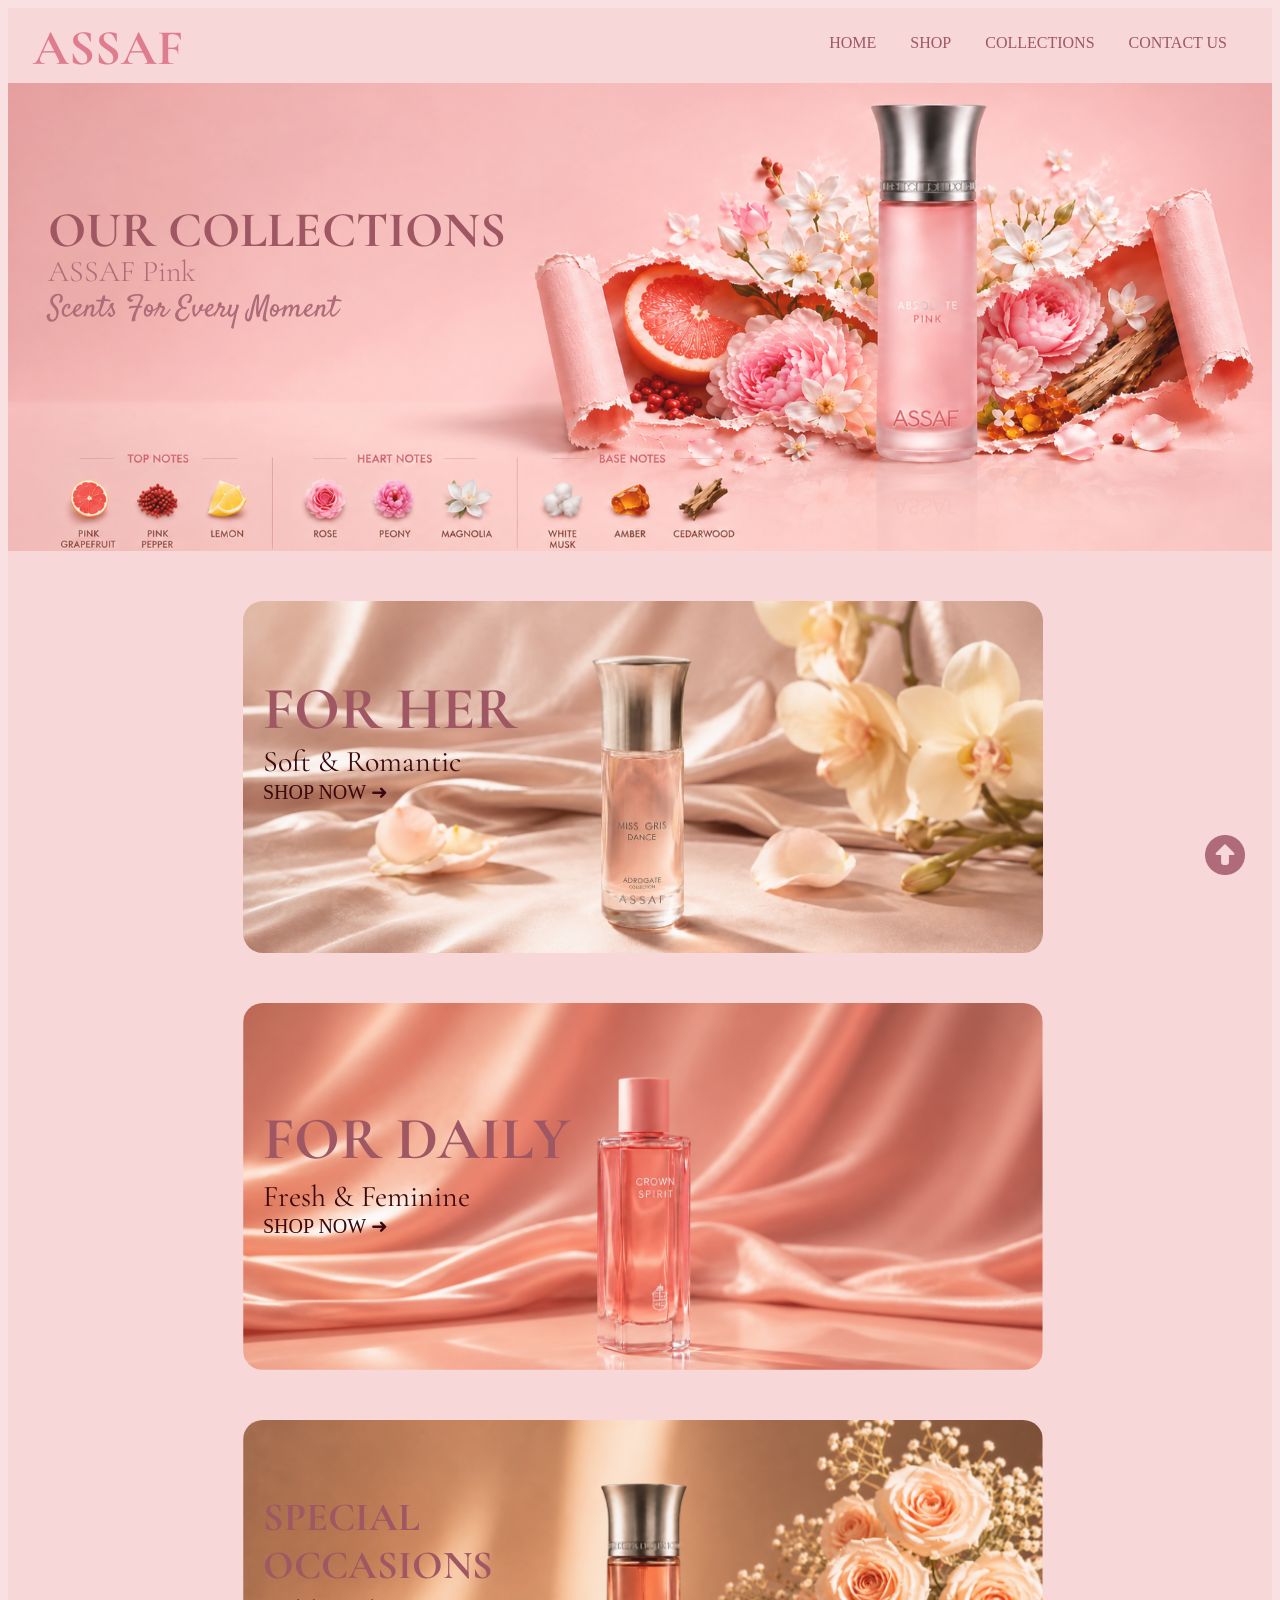
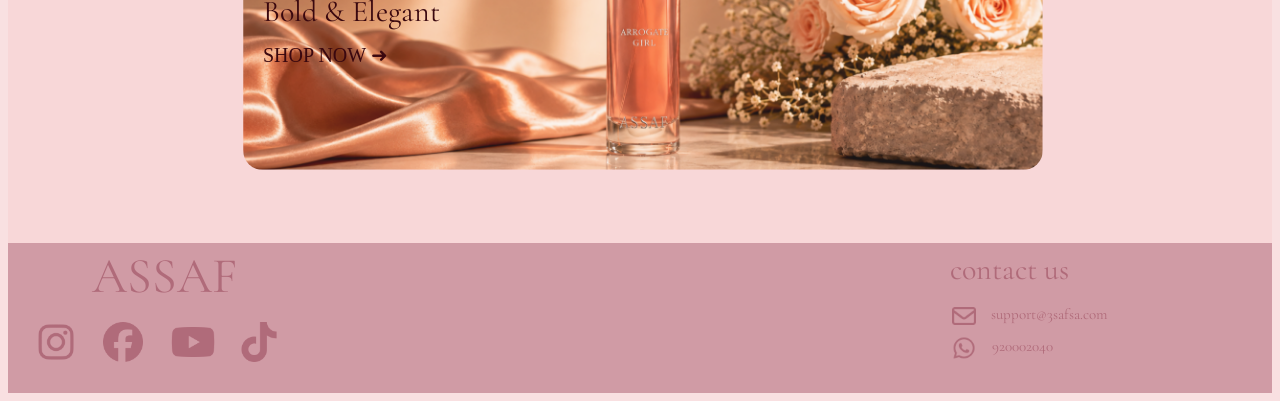
<file: index3.html>
<!DOCTYPE html>
<html lang="en">
<head>
    <meta charset="UTF-8">
    <meta name="viewport" content="width=device-width, initial-scale=1.0">
    <title>COLLECTIONS | ASSAF</title>
    <link rel="stylesheet" href="css/style3.css">
</head>
<body>
     <div id="header">
         <h1 id="top">ASSAF</h1>
        <ul>
            <a href="file:///C:/Users/mf/Desktop/project/index.html">
            <li>HOME</li></a>
            <a href="index2.html">
            <li>SHOP</li></a>
            <a href="index3.html">
            <li>COLLECTIONS</li></a>
            <a href="index4.html">
            <li>CONTACT US</li></a>
        </ul>
    </div>
     <div id="content">
        <img src="pic/connts(1)(1).png" >
        <h2 id="head">OUR COLLECTIONS</h2>
    <div id="Pink">
        <h3> ASSAF Pink</h3>
        </div>
    <div id="the">
        <h3>Scents For Every Moment</h3>
    </div>
    <div id="content2">
        <div class="collect">
            <img src="pic/girl(1).png">
            <h3 class="for">FOR HER</h3>
            <p class="her">Soft & Romantic</p>
            <p class="now">SHOP NOW ➜ </p>
        </div>
        <div class="collect">
            <img src="pic/crowna(1).png" alt="">
            <h3 class="for2">FOR DAILY</h3>
            <p class="her2">Fresh & Feminine</p>
            <p class="now2">SHOP NOW ➜ </p>
        </div>
        <div class="collect">
            <img src="pic/aroo(1).png" alt="">
            <h3 class="for3">SPECIAL <br>OCCASIONS</h3>
            <p class="her3">Bold & Elegant</p>
            <p class="now3">SHOP NOW ➜ </p>

        </div>
    </div>
    
    </div>
   <a href="#top">
    <img src="pic/circle-up-solid.png" alt="go to the top" class="arow">
   </a>
<div id="footer">
      <div id="logo">
        <p>ASSAF</p>
        <a href="https://www.instagram.com/assafperfumes/?hl=en">
        <img src="pic/instagram-brands-solid.png" class="insta"></a>
        <a href="https://www.facebook.com/assafperfumes/?locale=ar_AR">
            <img src="pic/facebook-brands-solid.png" class="face">
        </a>
        <a href="https://www.youtube.com/channel/UCH0_GIHHXJpv8MyDXinHA1Q">
            <img src="pic/youtube-brands-solid.png" class="youtube">
        </a>
        <a href="https://www.tiktok.com/@assafofficial?lang=en">
            <img src="pic/tiktok-brands-solid.png" class="tiktok">
        </a>
        </div>
    <div id="contact">
        <p>contact us</p>
        <img src="pic/envelope-regular.png" class="env">
        <pre> support@3safsa.com</pre>
        <img src="pic/whatsapp-brands-solid.png" class="whats">
        <a href="https://wa.me/920002040">920002040</a>
    </div>
 </div>
</body>
</html>
</file>
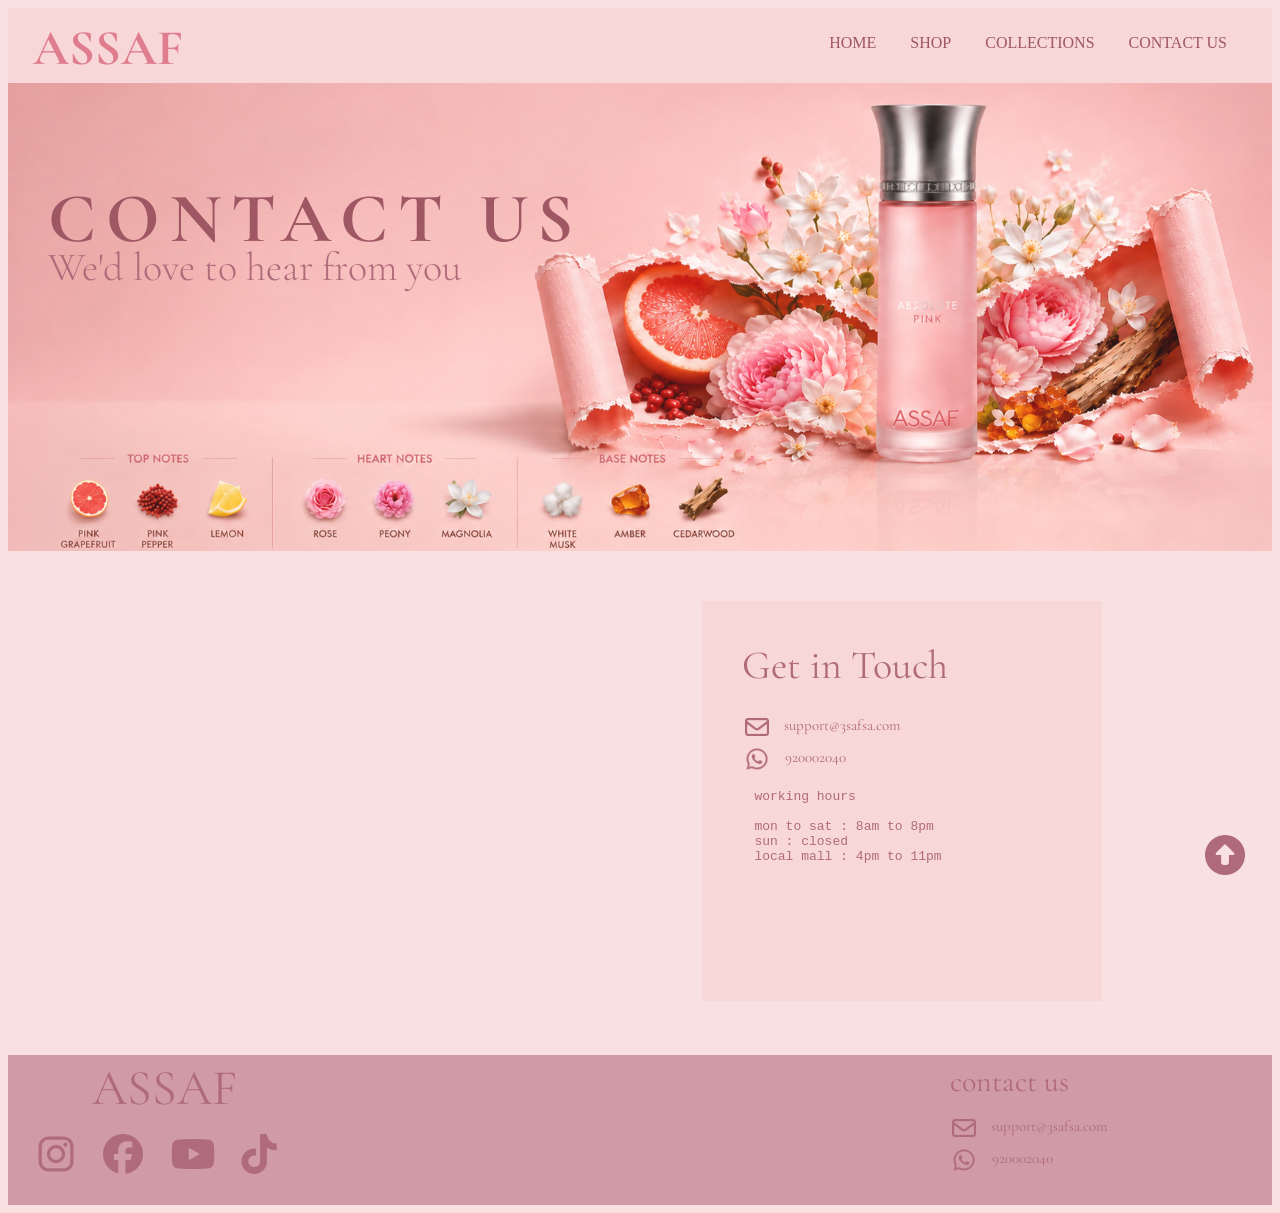
<file: index4.html>
<!DOCTYPE html>
<html lang="en">
<head>
    <meta charset="UTF-8">
    <meta name="viewport" content="width=device-width, initial-scale=1.0">
    <title>CONTACT | ASSAF</title>
    <link rel="stylesheet" href="css/style4.css">
</head>
<body>
     <div id="header">
         <h1 id="top">ASSAF</h1>
        <ul>
            <a href="file:///C:/Users/mf/Desktop/project/index.html">
            <li>HOME</li></a>
            <a href="index2.html">
            <li>SHOP</li></a>
            <a href="index3.html">
            <li>COLLECTIONS</li></a>
            <a href="index4.html">
            <li>CONTACT US</li></a>
        </ul>
    </div>
    <div id="content">
        <img src="pic/connts(1)(1).png" >
        <h2 id="head">CONTACT US</h2>
    <div id="Pink">
        <h3> We'd love to hear from you</h3>
        </div>
    <!-- <div id="the">
        <h3>The Essence of Femininity</h3>
    </div> -->
    </div>
    <div id="place">
        <iframe src="https://www.google.com/maps/embed?pb=!1m18!1m12!1m3!1d1281.3028734047361!2d46.823573592515096!3d24.72441510247441!2m3!1f0!2f0!3f0!3m2!1i1024!2i768!4f13.1!3m3!1m2!1s0x3e2e55059e0b9013%3A0x2e0c8f434a744559!2sAL-ASSAF%20PERFUME!5e0!3m2!1sen!2seg!4v1786442399231!5m2!1sen!2seg" width="600" height="450" style="border:0;" allowfullscreen="" loading="lazy" referrerpolicy="strict-origin-when-cross-origin" ></iframe>
    </div>
    <div id="us">
        <!-- <h3>Get in Touch</h3> -->
         <p>Get in Touch</p>
         <div id="contact">
        <img src="pic/envelope-regular.png" class="env">
        <pre> support@3safsa.com</pre>
        <img src="pic/whatsapp-brands-solid.png" class="whats">
        <a href="https://wa.me/920002040">920002040</a>
    </div>
    <div id="work">
    <pre>        working hours
    
        mon to sat : 8am to 8pm 
        sun : closed
        local mall : 4pm to 11pm
    </pre></div>
    </div>
     <div id="footer">
    <div id="logo">
        <p>ASSAF</p>
        <a href="https://www.instagram.com/assafperfumes/?hl=en">
        <img src="pic/instagram-brands-solid.png" class="insta"></a>
        <a href="https://www.facebook.com/assafperfumes/?locale=ar_AR">
            <img src="pic/facebook-brands-solid.png" class="face">
        </a>
        <a href="https://www.youtube.com/channel/UCH0_GIHHXJpv8MyDXinHA1Q">
            <img src="pic/youtube-brands-solid.png" class="youtube">
        </a>
        <a href="https://www.tiktok.com/@assafofficial?lang=en">
            <img src="pic/tiktok-brands-solid.png" class="tiktok">
        </a>
    </div>
    <div id="contact2">
        <p>contact us</p>
        <img src="pic/envelope-regular.png" class="env">
        <pre> support@3safsa.com</pre>
        <img src="pic/whatsapp-brands-solid.png" class="whats">
        <a href="https://wa.me/920002040">920002040</a>
    </div>
 </div>
 <a href="#top">
 <img src="pic/circle-up-solid.png" alt="go to up" class="arow"></a>
</body>
</html>
</file>
<file: css/style3.css>
@font-face {
    font-family:font;
    src: url(../fonts/Cormorant_Garamond/CormorantGaramond-VariableFont_wght.ttf);
} 
@font-face {
    font-family: stay;
    src: url(../fonts/Satisfy/Satisfy-Regular.ttf);
}
body{
background-color: #f8d7d8c1;
}
#header{
    width: 100%;
    height: 70px;
    /* border: 5px solid black; */
    background-color: #f8d7d8;
}
#header h1{
    width: auto;
    height: 100%;
    margin-top: 10px ;
    margin-left: 25px;
    border-radius: 50%;
    display: inline-block;
    /* letter-spacing: 5px; */
    color: rgb(223, 124, 141);
    font-size: 50px;
    font-family: font;
}
#header ul{
    display: inline-block;
     float: right;      
     margin-top: 11px;
     margin-right: 30px;

}
#header ul li{
    display: inline-block;
    padding: 15px;
    color:rgb(159, 87, 99);
}
#header ul li:hover{
    text-decoration: underline;
    color:rgb(223, 124, 141);
}
#content{
    width: 100%;
    height: 465px;
    /* border: 5px solid black; */
    background-color: #f8d7d8;
    position: relative;
}
#content img{
    width:100%;
    height: auto;
    float: right;
    opacity: 0.9;
}
#head {
    display: inline-block;
    position: absolute; 
     top: 80px;
     left: 40px;
     color:rgb(159, 87, 99);
     font-size: 50px;
     /* letter-spacing: 10px; */
     font-family: font;
     /* font-weight: 100; */
}
#Pink{
    width:300px;
    height: 50px;
    /* border: 5px solid black; */
    position: relative;
    top: 320px;
    left: 40px;
}
#Pink h3{
    display: inline-block;
    position: absolute; 
     top: -175px;
    font-size: 30px;
     color: #B06B7A;
    font-weight: lighter;
    font-family: font;
}
#the{
   width:500px;
    height: 50px;
    /* border: 5px solid black; */
    position: relative;
    top: 260px;
    left: 40px;
}
#the h3{
    display: inline-block;
    position: absolute; 
     top: -130px;
    font-size: 30px;
     color: #B06B7A;
    font-weight: lighter;
    font-family: stay;
}
#content2{
    width: 100%;
    height: 1300px;
    /* border: 5px solid black; */
    margin-top: 365px;
    background-color: #f8d7d8;
}
.collect{
     width: 800px;
    height: 370px;
    /* border: 5px solid black; */
    margin-left:235px;
    margin-top: 40px;
}
.collect img{
     width:100% ;
    height: auto;
    /* border: 5px solid black; */
    border-radius: 20px;
    margin-top: 50px;
    z-index: 1;
}
.for{
    display: inline-block;
    position: absolute; 
    margin-top: 130px;
    margin-left: 20px;
    font-size: 60px;
    font-family: font ;
    /* font-weight: lighter; */
    color: rgb(159, 87, 99);
    /* background-color: #f8d7d8a5; */
    /* border-radius: 10px; */
}
.for2{
     display: inline-block;
    position: absolute; 
    margin-top: 150px;
    margin-left: 20px;
    font-size: 60px;
    font-family: font ;
    /* font-weight: lighter; */
    color: rgb(159, 87, 99);
     /* background-color: #f8d7d8a5; */
}
.for3{
     display: inline-block;
    position: absolute; 
    margin-top: 130px;
    margin-left: 20px;
    font-size: 40px;
    font-family: font ;
    /* font-weight: lighter; */
    color: rgb(159, 87, 99);
     /* background-color: #f8d7d8a5; */
}
.her{
     display: inline-block;
    position: absolute; 
    margin-top: 200px;
    margin-left: 20px;
    font-size: 30px;
    font-family: font ;
    /* font-weight: lighter; */
    color: rgb(58, 8, 15);
    /* background-color: #f09aad75; */
    /* background-color: #f8d7d8a5; */
}
.her2{
     display: inline-block;
    position: absolute; 
    margin-top: 225px;
    margin-left: 20px;
    font-size: 30px;
    font-family: font ;
    /* font-weight: lighter; */
    color: rgb(58, 8, 15);
     /* background-color: #f09aad75; */
        /* background-color: #f8d7d8a5; */
}
.her3{
     display: inline-block;
    position: absolute; 
    margin-top: 230px;
    margin-left: 20px;
    font-size: 30px;
    font-family: font ;
    /* font-weight: lighter; */
    color: rgb(58, 8, 15);
     /* background-color: #f09aad75; */
        /* background-color: #f8d7d8a5; */
}
.now{
      display: inline-block;
    position: absolute; 
    margin-top: 237px;
    margin-left: 20px;
    font-size: 20px;
    /* font-family: font ; */
    /* font-weight: lighter; */
    color: rgb(58, 8, 15);
    /* background-color: #f8d7d8a5; */
     /* background-color: #f09aad75; */
}
.now2{ 
    display: inline-block;
    position: absolute; 
    margin-top: 261px;
    margin-left: 20px;
    font-size: 20px;
    /* font-family: font ; */
    /* font-weight: lighter; */
    color: rgb(58, 8, 15);
       /* background-color: #f8d7d8a5; */
     /* background-color: #f09aad75; */
}
.now3{
    display: inline-block;
    position: absolute; 
    margin-top: 280px;
    margin-left: 20px;
    font-size: 20px;
    /* font-family: font ; */
    /* font-weight: lighter; */
    color: rgb(58, 8, 15);
       /* background-color: #f8d7d8a5; */
     /* background-color: #f09aad75; */
}
.now:hover{
    text-decoration: underline;
    color:#a8445a;
}
.now2:hover{
    text-decoration: underline;
    color:#a8445a;
}
.now3:hover{
    text-decoration: underline;
    color:#a8445a;
}
#footer{
    width: 100% ;
    height: 150px;
    /* border: 5px solid black; */
    background-color: #b56e7d98;
    margin-top: 1300px;
    /* margin-left: -50px; */
}
#logo{
    width: 300px;
    height: 150px;
    /* border: 5px solid black; */
    display: inline-block;
}
#logo p{
   float: right;
   margin-right: 71px;
   font-size: 50px;
   margin-top: 3px;
   margin-bottom: 0px;
    color:#b06b7a;
    font-size: 50px;
    font-family: font;
}
.insta{
  width: 50px;
  height: 50px;  
  margin-top: 74px;
  margin-left: 23px;
}
.face{
    width: 50px;
  height: 50px;  
  margin-top: -54px;
  /* margin-left: 100px; */
  float: right;
  margin-right: 160px;

}
.youtube{
     width: 50px;
  height: 50px;  
  margin-top: -54px;
  float: right;
  margin-right: 90px;
}
.tiktok{
     width: 50px;
  height: 50px;  
  margin-top: -54px;
  float: right;
  margin-right: 24px;
}
#contact{
    width: 300px;
    height: 150px;
    /* border: 5px solid black; */
    float:right ;
    margin-right: 50px;
}
#contact p{
    float: right;
   margin-right: 153px;
   font-size: 50px;
   margin-top: 8px;
   margin-bottom: 0px;
    color:#b06b7a;
    font-size: 30px;
    font-family: font;
}
.env{
    width: 30px;
  height: 30px;  
  margin-top: 13px;
  margin-left: 27px;
}
#contact pre{
   float: right;
   margin-right: 115px;
   font-size: 50px;
   margin-top: 17px;
   margin-bottom: 0px;
    color: #b06b7a;
    font-size: 15px;
    font-family: font; 
}
.whats{
     width: 30px;
  height: 30px;  
  margin-top: -2px;
  margin-left: 27px; 
}
#contact a{
   float: right;
   margin-right: 169px;
   font-size: 50px;
   margin-top: 2px;
   margin-bottom: 0px;
    color: #b06b7a;
    font-size: 15px;
    font-family: font;
    text-decoration: none;
}
#contact a:hover{
    text-decoration: underline;
}
.arow{
    position: fixed;
    width: 50px;
    height: 50px;
    float: right;
    right: 30px;
    bottom: 20px;
}
</file>
<file: css/style4.css>
body{
background-color: #f8d7d8c1;
}
#header{
    width: 100%;
    height: 70px;
    /* border: 5px solid black; */
    background-color: #f8d7d8;
}
#header h1{
    width: auto;
    height: 100%;
    margin-top: 10px ;
    margin-left: 25px;
    border-radius: 50%;
    display: inline-block;
    /* letter-spacing: 5px; */
    color: rgb(223, 124, 141);
    font-size: 50px;
    font-family: font;
}
#header ul{
    display: inline-block;
     float: right;      
     margin-top: 11px;
     margin-right: 30px;

}
#header ul li{
    display: inline-block;
    padding: 15px;
    color:rgb(159, 87, 99);
}
#header ul li:hover{
    text-decoration: underline;
    color:rgb(223, 124, 141);
}
#content{
    width: 100%;
    height: 465px;
    /* border: 5px solid black; */
    background-color: #f8d7d8;
    position: relative;
}
#content img{
    width:100%;
    height: auto;
    float: right;
    opacity: 0.9;
}
 #head {
    display: inline-block;
    position: absolute; 
     top: 40px;
     left: 40px;
     color:rgb(159, 87, 99);
     font-size: 70px;
     letter-spacing: 10px;
     font-family: font;
     /* font-weight: 100; */
}
#Pink{
    width:500px;
    height: 50px;
    /* border: 5px solid black; */
    position: relative;
    top: 300px;
    left: 40px;
}
#Pink h3{
    display: inline-block;
    position: absolute; 
     top: -175px;
    font-size: 40px;
     color: #B06B7A;
    font-weight: lighter;
    font-family: font;
}
#the{
   width:500px;
    height: 50px;
    /* border: 5px solid black; */
    position: relative;
    top: 260px;
    left: 40px;
}
#the h3{
    display: inline-block;
    position: absolute; 
     top: -140px;
    font-size: 40px;
     color: #B06B7A;
    font-weight: lighter;
    font-family: stay;
}
@font-face {
    font-family:font;
    src: url(../fonts/Cormorant_Garamond/CormorantGaramond-VariableFont_wght.ttf);
} 
@font-face {
    font-family: stay;
    src: url(../fonts/Satisfy/Satisfy-Regular.ttf);
}
#place{
    width: 400px;
    height: 400px;
    /* border: 5px solid black; */
    margin-left: 190px;
    margin-top: 50px;
    display: inline-block;
}
#place iframe{
    width: 100%;
    height: 100%;
    display: inline-block;
}
#us{
     width: 400px;
    height: 400px;
    /* border: 5px solid black; */
    margin-left: 100px;
    margin-top: 40px;
    display: inline-block;
    background-color: #f8d7d8 ;
    overflow: hidden;
}
#us p{
    display: inline-block;
    margin-top: 40px;
    margin-left: 40px;
    font-size: 40px;
    font-family: font;
    /* margin: 0px; */
    color: #b06b7a;
}
#contact{
    width: 300px;
    height: 150px;
    /* border: 5px solid black; */
    float:right ;
    margin-right: 87px;
    margin-top: -30px;
}
.env{
    width: 30px;
  height: 30px;  
  margin-top: 13px;
  margin-left: 27px;
}
#contact pre{
   float: right;
   margin-right: 115px;
   font-size: 50px;
   margin-top: 17px;
   margin-bottom: 0px;
    color: #b06b7a;
    font-size: 15px;
    font-family: font; 
}
.whats{
     width: 30px;
  height: 30px;  
  margin-top: -2px;
  margin-left: 27px; 
}
#contact a{
   float: right;
   margin-right: 169px;
   font-size: 50px;
   margin-top: 2px;
   margin-bottom: 0px;
    color: #b06b7a;
    font-size: 15px;
    font-family: font;
    text-decoration: none;
}
#contact a:hover{
    text-decoration: underline;
}
#work{
    width: 100px;
    height: auto;
    margin-top: 60px;
    margin-left: -10px;
}
#work pre{
   color: #B06B7A;
}
#footer{
    width: 100%;
    height: 150px;
    /* border: 5px solid black; */
    background-color: #b56e7d98;
    margin-top: 50px;
}
#logo{
    width: 300px;
    height: 150px;
    /* border: 5px solid black; */
    display: inline-block;
}
#logo p{
   float: right;
   margin-right: 71px;
   font-size: 50px;
   margin-top: 3px;
   margin-bottom: 0px;
    color:#b06b7a;
    font-size: 50px;
    font-family: font;
}
.insta{
  width: 50px;
  height: 50px;  
  margin-top: 74px;
  margin-left: 23px;
}
.face{
    width: 50px;
  height: 50px;  
  margin-top: -54px;
  /* margin-left: 100px; */
  float: right;
  margin-right: 160px;

}
.youtube{
     width: 50px;
  height: 50px;  
  margin-top: -54px;
  float: right;
  margin-right: 90px;
}
.tiktok{
     width: 50px;
  height: 50px;  
  margin-top: -54px;
  float: right;
  margin-right: 24px;
}
#contact2{
    width: 300px;
    height: 150px;
    /* border: 5px solid black; */
    float:right ;
    margin-right: 50px;
}
#contact2 p{
    float: right;
   margin-right: 153px;
   font-size: 50px;
   margin-top: 8px;
   margin-bottom: 0px;
    color:#b06b7a;
    font-size: 30px;
    font-family: font;
}
.env{
    width: 30px;
  height: 30px;  
  margin-top: 13px;
  margin-left: 27px;
}
#contact2 pre{
   float: right;
   margin-right: 115px;
   font-size: 50px;
   margin-top: 17px;
   margin-bottom: 0px;
    color: #b06b7a;
    font-size: 15px;
    font-family: font; 
}
.whats{
     width: 30px;
  height: 30px;  
  margin-top: -2px;
  margin-left: 27px; 
}
#contact2 a{
   float: right;
   margin-right: 169px;
   font-size: 50px;
   margin-top: 2px;
   margin-bottom: 0px;
    color: #b06b7a;
    font-size: 15px;
    font-family: font;
    text-decoration: none;
}
#contact2 a:hover{
    text-decoration: underline;
}
.arow{
    position: fixed;
    width: 50px;
    height: 50px;
    float: right;
    right: 30px;
    bottom: 20px;
}
</file>
